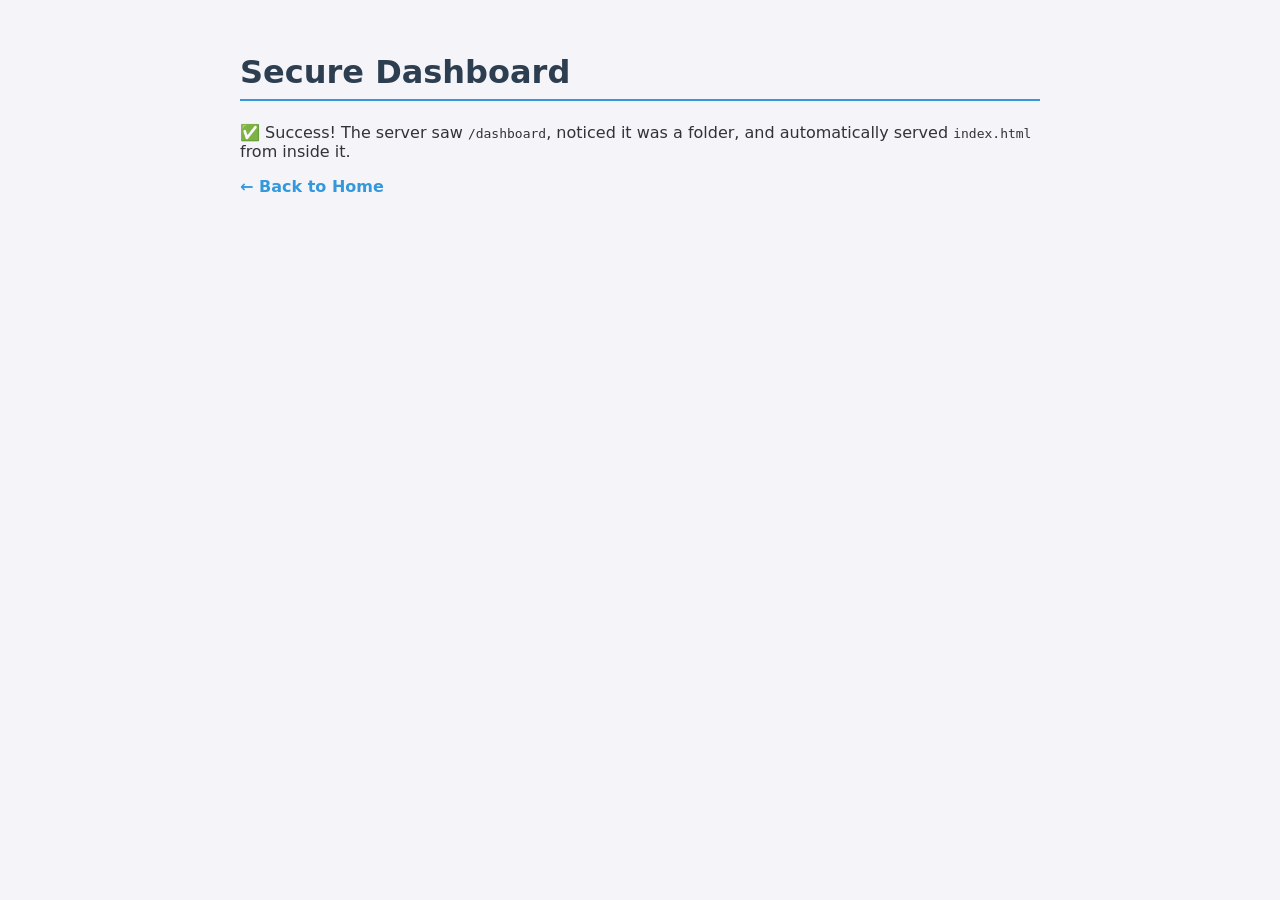
<file: webserver_project/public/dashboard/index.html>
<!DOCTYPE html>
<html lang="en">
<head>
    <meta charset="UTF-8">
    <title>User Dashboard</title>
    <link rel="stylesheet" href="../style.css">
</head>
<body>
    <h1>Secure Dashboard</h1>
    <p>✅ Success! The server saw <code>/dashboard</code>, noticed it was a folder, and automatically served <code>index.html</code> from inside it.</p>
    <a href="/">&larr; Back to Home</a>
</body>
</html>
</file>
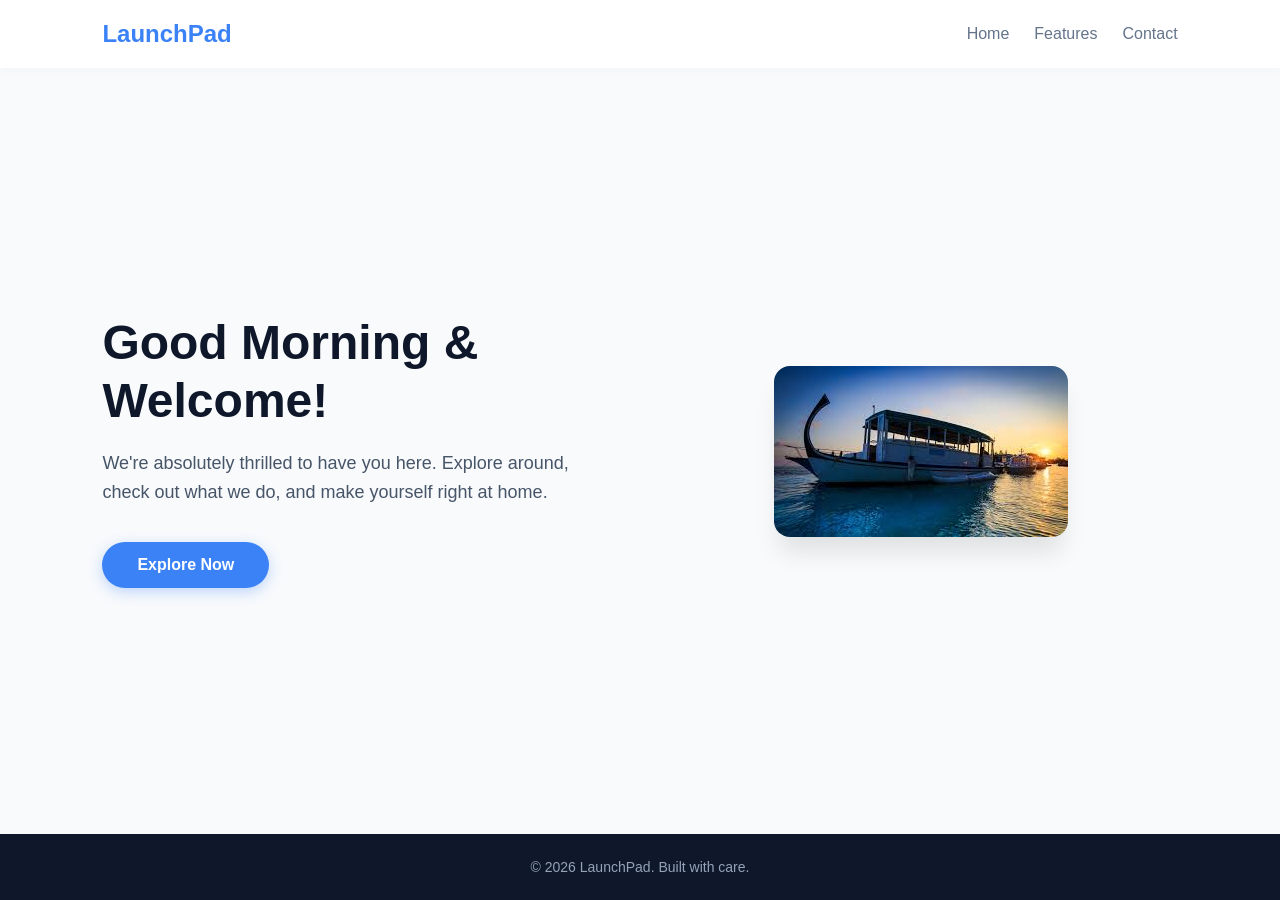
<file: webserver_project/public/default/index.html>
<!DOCTYPE html>
<html lang="en">
<head>
    <meta charset="UTF-8">
    <meta name="viewport" content="width=device-width, initial-scale=1.0">
    <title>Welcome to My Space</title>
    <link rel="stylesheet" href="style.css">
</head>
<body>

    <!-- Navigation Bar -->
    <header>
        <nav class="navbar">
            <div class="logo">LaunchPad</div>
            <ul class="nav-links">
                <li><a href="#home">Home</a></li>
                <li><a href="#features">Features</a></li>
                <li><a href="#contact">Contact</a></li>
            </ul>
        </nav>
    </header>

    <!-- Main Hero Section -->
    <main class="hero-section" id="home">
        <div class="hero-content">
            <h1 id="dynamic-greeting">Welcome!</h1>
            <p>We're absolutely thrilled to have you here. Explore around, check out what we do, and make yourself right at home.</p>
            <button id="explore-btn" class="cta-btn">Explore Now</button>
        </div>
        
        <div class="hero-image">
            <!-- Ensure your image is named welcome.png and sits in the same directory -->
            <img src="welcome.png" alt="Welcoming Graphic" id="welcome-img">
        </div>
    </main>

    <!-- Footer -->
    <footer>
        <p>&copy; 2026 LaunchPad. Built with care.</p>
    </footer>

    <!-- JavaScript Link -->
    <script src="script.js"></script>
</body>
</html>
</file>
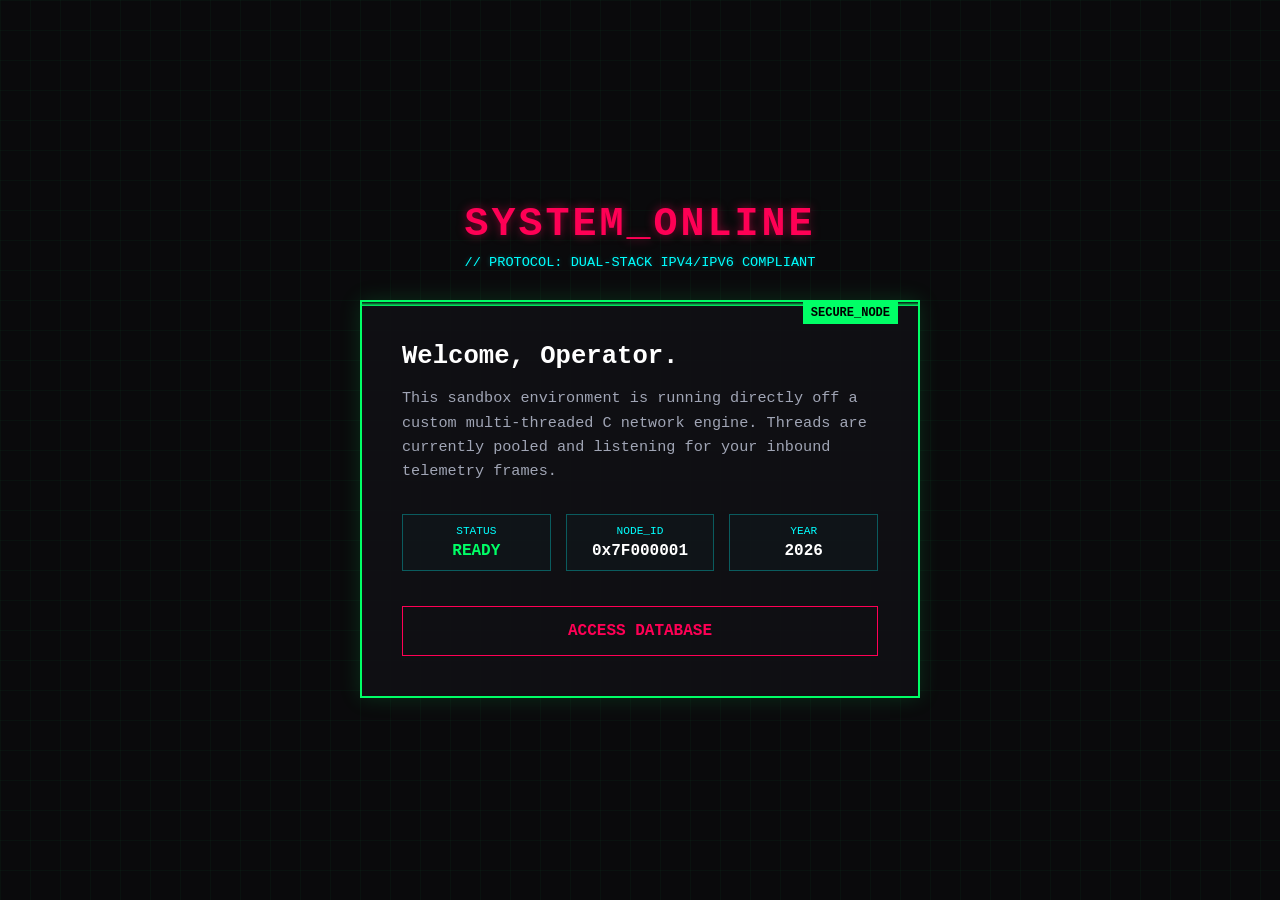
<file: webserver_project/public/www.anotherSite.dev/index.html>
<!DOCTYPE html>
<html lang="en">
<head>
    <meta charset="UTF-8">
    <meta name="viewport" content="width=device-width, initial-scale=1.0">
    <title>Core Network // Terminal</title>
    <link rel="stylesheet" href="style.css">
</head>
<body>

    <div class="cyber-grid"></div>

    <div class="container">
        <header class="glitch-wrapper">
            <h1 class="glitch" data-text="SYSTEM_ONLINE">SYSTEM_ONLINE</h1>
            <p class="status">// PROTOCOL: DUAL-STACK IPV4/IPV6 COMPLIANT</p>
        </header>

        <main class="profile-card">
            <div class="scanner-line"></div>
            <div class="badge">SECURE_NODE</div>
            
            <h2>Welcome, Operator.</h2>
            <p>This sandbox environment is running directly off a custom multi-threaded C network engine. Threads are currently pooled and listening for your inbound telemetry frames.</p>
            
            <div class="stats-grid">
                <div class="stat-box">
                    <span class="label">STATUS</span>
                    <span class="value ready">READY</span>
                </div>
                <div class="stat-box">
                    <span class="label">NODE_ID</span>
                    <span class="value">0x7F000001</span>
                </div>
                <div class="stat-box">
                    <span class="label">YEAR</span>
                    <span class="value">2026</span>
                </div>
            </div>

            <a href="https://codeforces.com" target="_blank" class="action-btn">ACCESS DATABASE</a>
        </main>
    </div>

</body>
</html>
</file>
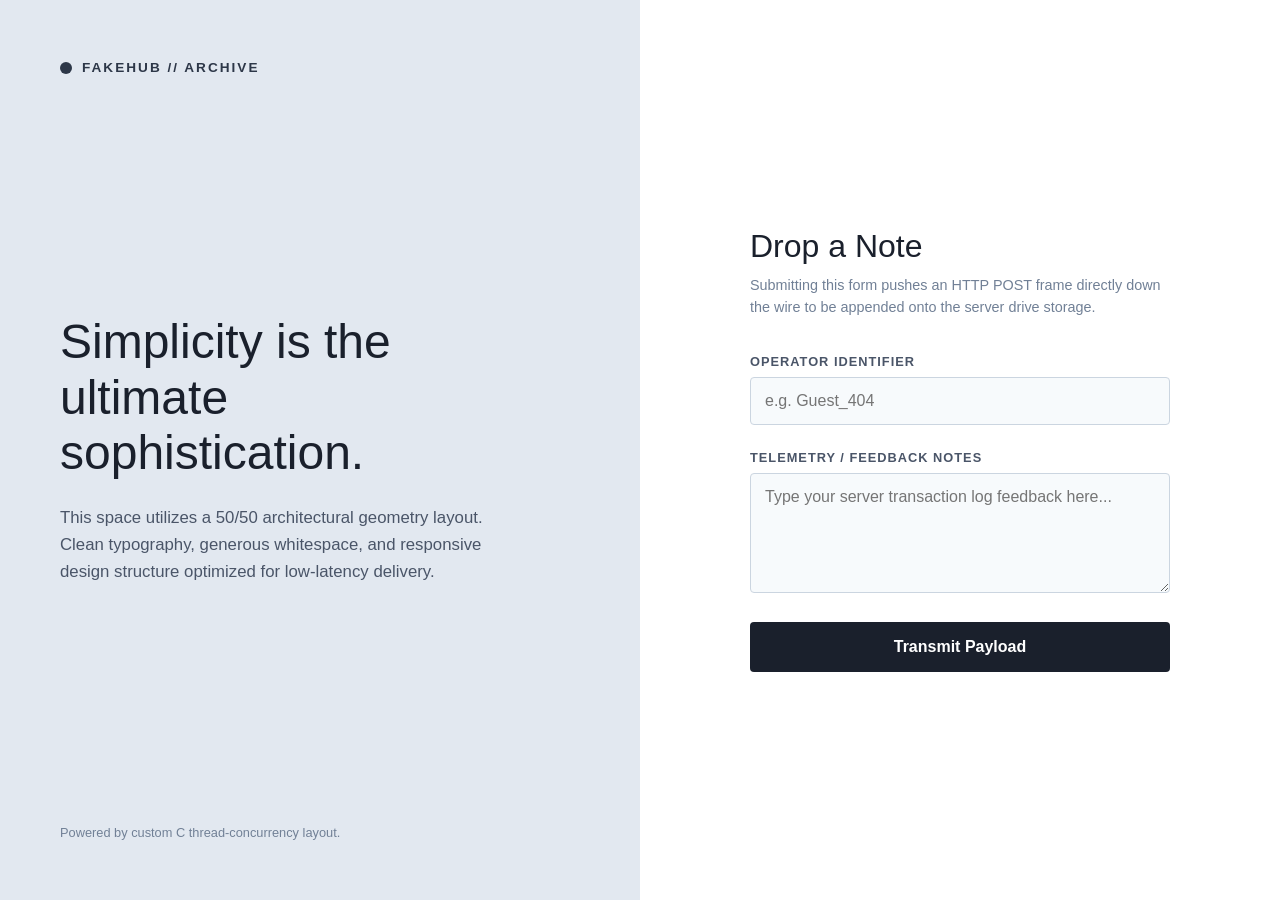
<file: webserver_project/public/www.fakeHub.com/index.html>
<!DOCTYPE html>
<html lang="en">
<head>
    <meta charset="UTF-8">
    <meta name="viewport" content="width=device-width, initial-scale=1.0">
    <title>The Sandbox Hub</title>
    <link rel="stylesheet" href="style.css">
</head>
<body>

    <div class="split-container">
        <div class="left-side">
            <div class="branding">
                <span class="dot"></span>
                <span class="brand-name">FAKEHUB // ARCHIVE</span>
            </div>
            <div class="hero-text">
                <h1>Simplicity is the ultimate sophistication.</h1>
                <p>This space utilizes a 50/50 architectural geometry layout. Clean typography, generous whitespace, and responsive design structure optimized for low-latency delivery.</p>
            </div>
            <div class="footer-note">
                <p>Powered by custom C thread-concurrency layout.</p>
            </div>
        </div>

        <div class="right-side">
            <div class="form-box">
                <h2>Drop a Note</h2>
                <p class="subtitle">Submitting this form pushes an HTTP POST frame directly down the wire to be appended onto the server drive storage.</p>
                
                <form action="" method="POST" enctype="application/x-www-form-urlencoded">
                    <div class="input-group">
                        <label for="username">Operator Identifier</label>
                        <input type="text" id="username" name="operator" placeholder="e.g. Guest_404" required>
                    </div>
                    
                    <div class="input-group">
                        <label for="message">Telemetry / Feedback Notes</label>
                        <textarea id="message" name="notes" rows="5" placeholder="Type your server transaction log feedback here..." required></textarea>
                    </div>
                    
                    <button type="submit" class="submit-btn">Transmit Payload</button>
                </form>
            </div>
        </div>
    </div>

</body>
</html>
</file>
<file: webserver_project/public/style.css>
body {
    font-family: system-ui, -apple-system, sans-serif;
    background-color: #f4f4f9;
    color: #333;
    max-width: 800px;
    margin: 0 auto;
    padding: 2rem;
}

h1 {
    color: #2c3e50;
    border-bottom: 2px solid #3498db;
    padding-bottom: 0.5rem;
}

a {
    color: #3498db;
    text-decoration: none;
    font-weight: bold;
}

a:hover {
    text-decoration: underline;
}

ul {
    background: #fff;
    padding: 1.5rem 2.5rem;
    border-radius: 8px;
    box-shadow: 0 4px 6px rgba(0,0,0,0.05);
}
</file>
<file: webserver_project/public/default/style.css>
/* Reset and Base Layout */
* {
    margin: 0;
    padding: 0;
    box-sizing: border-box;
    font-family: 'Segoe UI', Tahoma, Geneva, Verdana, sans-serif;
}

body {
    background-color: #f8fafc;
    color: #1e293b;
    display: flex;
    flex-direction: column;
    min-height: 100vh;
}

/* Navbar Styling */
.navbar {
    display: flex;
    justify-content: space-between;
    align-items: center;
    padding: 20px 8%;
    background-color: #ffffff;
    box-shadow: 0 2px 10px rgba(0, 0, 0, 0.03);
}

.logo {
    font-size: 24px;
    font-weight: 700;
    color: #3b82f6;
}

.nav-links {
    list-style: none;
    display: flex;
    gap: 25px;
}

.nav-links a {
    text-decoration: none;
    color: #64748b;
    font-weight: 500;
    transition: color 0.2s ease;
}

.nav-links a:hover {
    color: #3b82f6;
}

/* Hero Section Styling */
.hero-section {
    display: flex;
    align-items: center;
    justify-content: space-between;
    padding: 60px 8%;
    flex: 1;
    gap: 50px;
}

.hero-content {
    flex: 1;
    max-width: 550px;
}

.hero-content h1 {
    font-size: 48px;
    color: #0f172a;
    margin-bottom: 20px;
    line-height: 1.2;
}

.hero-content p {
    font-size: 18px;
    color: #475569;
    margin-bottom: 35px;
    line-height: 1.6;
}

/* Call to Action Button */
.cta-btn {
    padding: 14px 35px;
    font-size: 16px;
    font-weight: 600;
    color: #ffffff;
    background-color: #3b82f6;
    border: none;
    border-radius: 30px;
    cursor: pointer;
    transition: all 0.2s ease;
    box-shadow: 0 4px 14px rgba(59, 130, 246, 0.3);
}

.cta-btn:hover {
    background-color: #2563eb;
    transform: translateY(-2px);
    box-shadow: 0 6px 20px rgba(59, 130, 246, 0.4);
}

/* Image Wrapper */
.hero-image {
    flex: 1;
    display: flex;
    justify-content: center;
    align-items: center;
}

#welcome-img {
    max-width: 100%;
    height: auto;
    border-radius: 16px;
    box-shadow: 0 20px 25px -5px rgba(0, 0, 0, 0.1);
}

/* Footer Styling */
footer {
    text-align: center;
    padding: 25px;
    background-color: #0f172a;
    color: #94a3b8;
    font-size: 14px;
}

/* Responsive view for smaller screens */
@media (max-width: 768px) {
    .hero-section {
        flex-direction: column-reverse;
        text-align: center;
        padding: 40px 5%;
    }

    .hero-content h1 {
        font-size: 36px;
    }

    .nav-links {
        display: none; /* Hides links on mobile for simplicity */
    }
}
</file>
<file: webserver_project/public/www.anotherSite.dev/style.css>
/* Base Reset */
* {
    margin: 0;
    padding: 0;
    box-sizing: border-box;
    font-family: 'Courier New', Courier, monospace;
}

body {
    background-color: #0a0a0c;
    color: #00ff66;
    overflow-x: hidden;
    min-height: 100vh;
    display: flex;
    justify-content: center;
    align-items: center;
    position: relative;
}

/* Futuristic background grid pattern */
.cyber-grid {
    position: absolute;
    top: 0;
    left: 0;
    width: 100%;
    height: 100%;
    background-image: 
        linear-gradient(rgba(0, 255, 102, 0.03) 1px, transparent 1px),
        linear-gradient(90deg, rgba(0, 255, 102, 0.03) 1px, transparent 1px);
    background-size: 30px 30px;
    z-index: 1;
}

.container {
    position: relative;
    z-index: 2;
    width: 90%;
    max-width: 600px;
    padding: 20px;
}

/* Header Text Styles */
header {
    text-align: center;
    margin-bottom: 30px;
}

.glitch {
    font-size: 2.5rem;
    font-weight: 900;
    color: #ff0055;
    text-shadow: 0 0 10px rgba(255, 0, 85, 0.5);
    letter-spacing: 3px;
}

.status {
    color: #00ffff;
    font-size: 0.85rem;
    margin-top: 8px;
    text-shadow: 0 0 5px rgba(0, 255, 255, 0.3);
}

/* Interactive Card Shape */
.profile-card {
    background: rgba(16, 16, 20, 0.9);
    border: 2px solid #00ff66;
    border-radius: 0px; /* Sharp corporate matrix edges */
    padding: 40px;
    position: relative;
    box-shadow: 0 0 20px rgba(0, 255, 102, 0.15);
    overflow: hidden;
}

/* Moving scanner line animation effect */
.scanner-line {
    position: absolute;
    top: 0;
    left: 0;
    width: 100%;
    height: 4px;
    background: linear-gradient(to bottom, rgba(0,255,102,0), #00ff66);
    animation: scan 4s linear infinite;
}

@keyframes scan {
    0% { top: 0%; }
    50% { top: 100%; }
    100% { top: 0%; }
}

.badge {
    position: absolute;
    top: 0;
    right: 20px;
    background: #00ff66;
    color: #000;
    font-size: 0.75rem;
    font-weight: bold;
    padding: 4px 8px;
}

.profile-card h2 {
    font-size: 1.6rem;
    margin-bottom: 15px;
    color: #ffffff;
}

.profile-card p {
    color: #a0a5b5;
    line-height: 1.6;
    font-size: 0.95rem;
    margin-bottom: 30px;
}

/* Layout Blocks inside card */
.stats-grid {
    display: grid;
    grid-template-columns: repeat(3, 1fr);
    gap: 15px;
    margin-bottom: 35px;
}

.stat-box {
    border: 1px solid rgba(0, 255, 255, 0.3);
    padding: 10px;
    text-align: center;
    background: rgba(0, 255, 255, 0.02);
}

.stat-box .label {
    display: block;
    font-size: 0.7rem;
    color: #00ffff;
    margin-bottom: 5px;
}

.stat-box .value {
    font-size: 1rem;
    font-weight: bold;
    color: #ffffff;
}

.stat-box .value.ready {
    color: #00ff66;
}

/* Interactive matrix trigger button */
.action-btn {
    display: block;
    text-align: center;
    width: 100%;
    padding: 15px;
    border: 1px solid #ff0055;
    background: transparent;
    color: #ff0055;
    text-decoration: none;
    font-weight: bold;
    font-size: 1rem;
    transition: all 0.2s ease;
}

.action-btn:hover {
    background: #ff0055;
    color: #ffffff;
    box-shadow: 0 0 15px rgba(255, 0, 85, 0.6);
    cursor: pointer;
}
</file>
<file: webserver_project/public/www.fakeHub.com/style.css>
/* Core Configurations */
* {
    margin: 0;
    padding: 0;
    box-sizing: border-box;
    font-family: -apple-system, BlinkMacSystemFont, "Segoe UI", Roboto, Helvetica, Arial, sans-serif;
}

body {
    background-color: #fafafa;
    color: #1a1a1a;
    min-height: 100vh;
}

/* Split-Screen Blueprint Geometry Layout */
.split-container {
    display: flex;
    min-height: 100vh;
    width: 100%;
}

/* Left Half Layout (Soft Sage Green/Pastel Gray Accent) */
.left-side {
    flex: 1;
    background-color: #e2e8f0;
    padding: 60px;
    display: flex;
    flex-direction: column;
    justify-content: space-between;
    position: relative;
}

.branding {
    display: flex;
    align-items: center;
    gap: 10px;
}

.branding .dot {
    width: 12px;
    height: 12px;
    background-color: #2d3748;
    border-radius: 50%;
}

.branding .brand-name {
    font-size: 0.85rem;
    font-weight: 700;
    letter-spacing: 2px;
    color: #2d3748;
}

.hero-text {
    max-width: 460px;
    margin: 80px 0;
}

.hero-text h1 {
    font-size: 3rem;
    font-weight: 400;
    line-height: 1.15;
    color: #1a202c;
    margin-bottom: 25px;
}

.hero-text p {
    font-size: 1.05rem;
    color: #4a5568;
    line-height: 1.6;
}

.footer-note {
    font-size: 0.8rem;
    color: #718096;
}

/* Right Half Layout (Clean Input Canvas) */
.right-side {
    flex: 1;
    background-color: #ffffff;
    display: flex;
    justify-content: center;
    align-items: center;
    padding: 60px;
}

.form-box {
    width: 100%;
    max-width: 420px;
}

.form-box h2 {
    font-size: 2rem;
    font-weight: 500;
    color: #1a202c;
    margin-bottom: 10px;
}

.form-box .subtitle {
    font-size: 0.9rem;
    color: #718096;
    line-height: 1.5;
    margin-bottom: 35px;
}

/* Interactive Input Architecture */
.input-group {
    margin-bottom: 25px;
}

.input-group label {
    display: block;
    font-size: 0.8rem;
    font-weight: 600;
    text-transform: uppercase;
    letter-spacing: 1px;
    color: #4a5568;
    margin-bottom: 8px;
}

.input-group input,
.input-group textarea {
    width: 100%;
    padding: 14px;
    border: 1px solid #cbd5e0;
    border-radius: 4px;
    font-size: 1rem;
    color: #1a202c;
    background-color: #f7fafc;
    transition: all 0.2s ease;
}

.input-group input:focus,
.input-group textarea:focus {
    outline: none;
    border-color: #2d3748;
    background-color: #ffffff;
    box-shadow: 0 0 0 3px rgba(66, 153, 225, 0.15);
}

/* Minimalist Trigger Button */
.submit-btn {
    width: 100%;
    padding: 16px;
    background-color: #1a202c;
    color: #ffffff;
    border: none;
    border-radius: 4px;
    font-size: 1rem;
    font-weight: 600;
    cursor: pointer;
    transition: background-color 0.2s ease;
}

.submit-btn:hover {
    background-color: #4a5568;
}

/* Responsive Structural Collapse for Mobile Screens */
@media (max-width: 900px) {
    .split-container {
        flex-direction: column;
    }
    .left-side {
        padding: 40px;
    }
    .hero-text {
        margin: 40px 0;
    }
    .hero-text h1 {
        font-size: 2rem;
    }
    .right-side {
        padding: 40px;
    }
}
</file>
